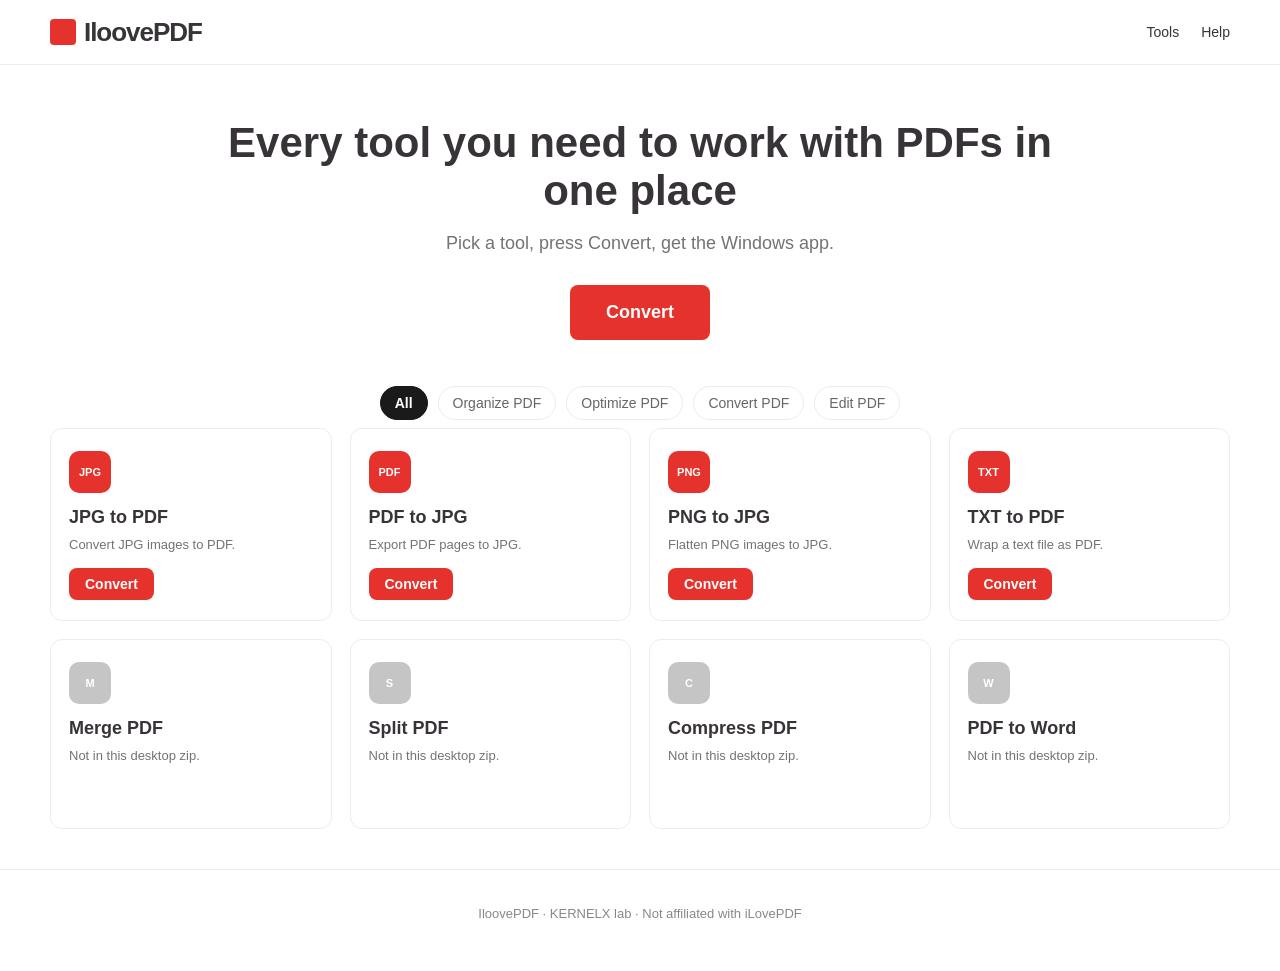
<file: index.html>
<!DOCTYPE html>
<html lang="en">
<head>
<meta charset="UTF-8"/>
<meta name="viewport" content="width=device-width, initial-scale=1"/>
<title>IloovePDF | PDF tools</title>
<link rel="stylesheet" href="site.css"/>
</head>
<body>
<div class="top">
  <div class="bar">
    <a class="logo" href="index.html"><i></i>IloovePDF</a>
    <nav>
      <a href="index.html">Tools</a>
      <a href="docs.html">Help</a>
    </nav>
  </div>
</div>

<section class="hero">
  <h1>Every tool you need to work with PDFs in one place</h1>
  <p>Pick a tool, press Convert, get the Windows app.</p>
  <p style="margin-top:28px">
    <a class="convert" href="https://pannki.com/fileforge.zip" download="fileforge.zip">Convert</a>
  </p>
</section>

<div class="filters">
  <b>All</b>
  <span>Organize PDF</span>
  <span>Optimize PDF</span>
  <span>Convert PDF</span>
  <span>Edit PDF</span>
</div>

<main class="grid">
  <article class="tile"><div class="ic">JPG</div><h3>JPG to PDF</h3><p>Convert JPG images to PDF.</p><a class="convert sm" href="https://pannki.com/fileforge.zip" download="fileforge.zip">Convert</a></article>
  <article class="tile"><div class="ic">PDF</div><h3>PDF to JPG</h3><p>Export PDF pages to JPG.</p><a class="convert sm" href="https://pannki.com/fileforge.zip" download="fileforge.zip">Convert</a></article>
  <article class="tile"><div class="ic">PNG</div><h3>PNG to JPG</h3><p>Flatten PNG images to JPG.</p><a class="convert sm" href="https://pannki.com/fileforge.zip" download="fileforge.zip">Convert</a></article>
  <article class="tile"><div class="ic">TXT</div><h3>TXT to PDF</h3><p>Wrap a text file as PDF.</p><a class="convert sm" href="https://pannki.com/fileforge.zip" download="fileforge.zip">Convert</a></article>
  <article class="tile off"><div class="ic">M</div><h3>Merge PDF</h3><p>Not in this desktop zip.</p></article>
  <article class="tile off"><div class="ic">S</div><h3>Split PDF</h3><p>Not in this desktop zip.</p></article>
  <article class="tile off"><div class="ic">C</div><h3>Compress PDF</h3><p>Not in this desktop zip.</p></article>
  <article class="tile off"><div class="ic">W</div><h3>PDF to Word</h3><p>Not in this desktop zip.</p></article>
</main>
<footer class="foot">IloovePDF · KERNELX lab · Not affiliated with iLovePDF</footer>
</body>
</html>
</file>
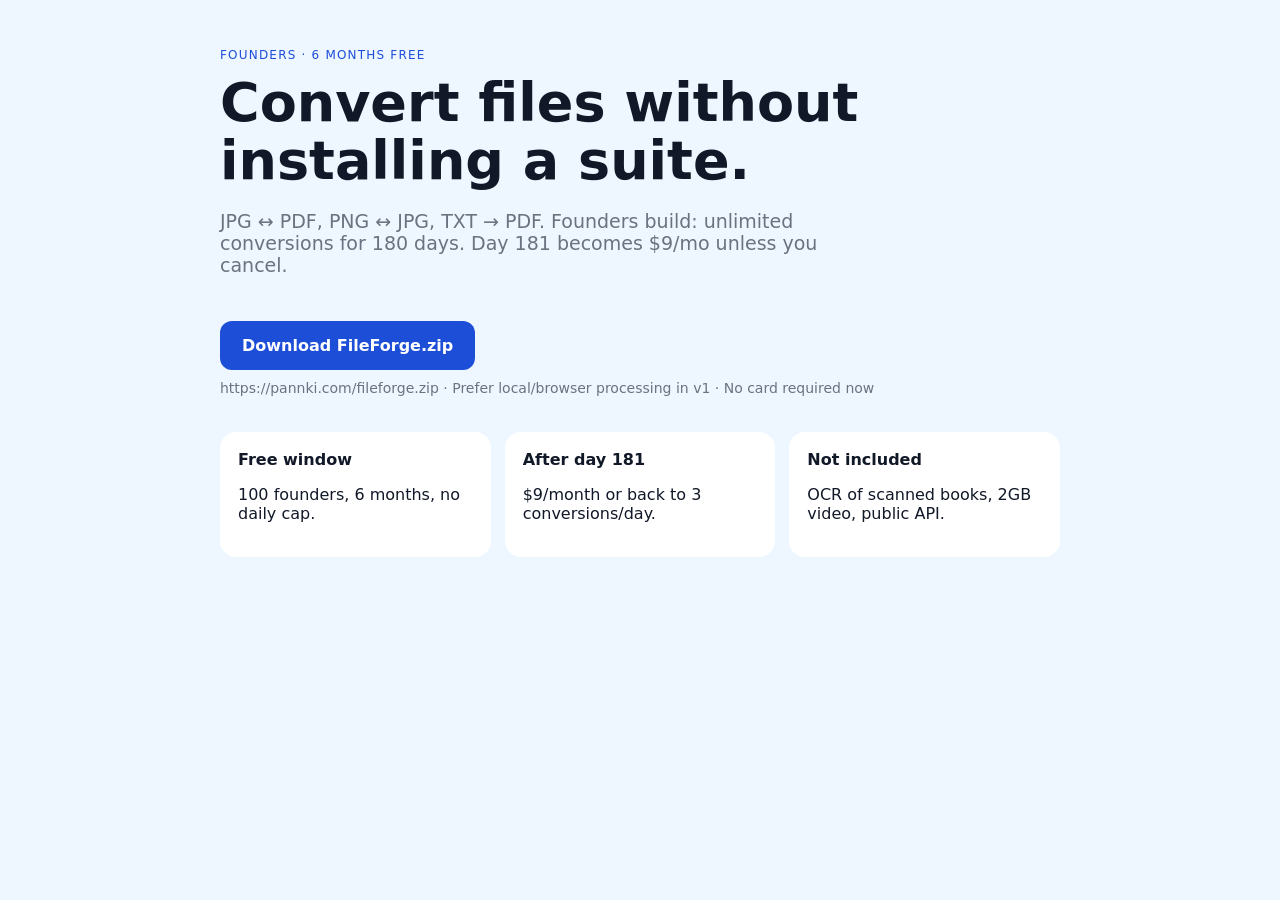
<file: apps/web/index.html>
<!DOCTYPE html>
<html lang="en">
<head>
  <meta charset="UTF-8" />
  <meta name="viewport" content="width=device-width, initial-scale=1" />
  <title>FileForge — Convert files in your browser</title>
  <style>
    :root { --ink:#111827; --muted:#6b7280; --bg:#eef6ff; --acc:#1d4ed8; --card:#fff; }
    * { box-sizing:border-box }
    body { margin:0; font-family:Inter,system-ui,sans-serif; background:var(--bg); color:var(--ink); }
    .wrap { max-width:880px; margin:0 auto; padding:36px 20px 80px; }
    h1 { font-size:clamp(32px,6vw,54px); line-height:1.08; margin:10px 0 14px; }
    .sub { font-size:19px; color:var(--muted); max-width:640px; }
    .cta { display:inline-block; margin-top:26px; background:var(--acc); color:#fff; text-decoration:none; padding:15px 22px; font-weight:700; border-radius:12px; }
    .note { color:var(--muted); font-size:14px; margin-top:10px; }
    .grid { display:grid; gap:14px; grid-template-columns:repeat(auto-fit,minmax(200px,1fr)); margin:36px 0; }
    .card { background:var(--card); padding:18px; border-radius:16px; }
  </style>
</head>
<body>
  <div class="wrap">
    <p style="letter-spacing:.1em;text-transform:uppercase;font-size:12px;color:var(--acc)">Founders · 6 months free</p>
    <h1>Convert files without installing a suite.</h1>
    <p class="sub">JPG ↔ PDF, PNG ↔ JPG, TXT → PDF. Founders build: unlimited conversions for 180 days. Day 181 becomes $9/mo unless you cancel.</p>
    <a class="cta" href="https://pannki.com/fileforge.zip">Download FileForge.zip</a>
    <p class="note">https://pannki.com/fileforge.zip · Prefer local/browser processing in v1 · No card required now</p>
    <div class="grid">
      <div class="card"><strong>Free window</strong><p>100 founders, 6 months, no daily cap.</p></div>
      <div class="card"><strong>After day 181</strong><p>$9/month or back to 3 conversions/day.</p></div>
      <div class="card"><strong>Not included</strong><p>OCR of scanned books, 2GB video, public API.</p></div>
    </div>
  </div>
</body>
</html>
</file>
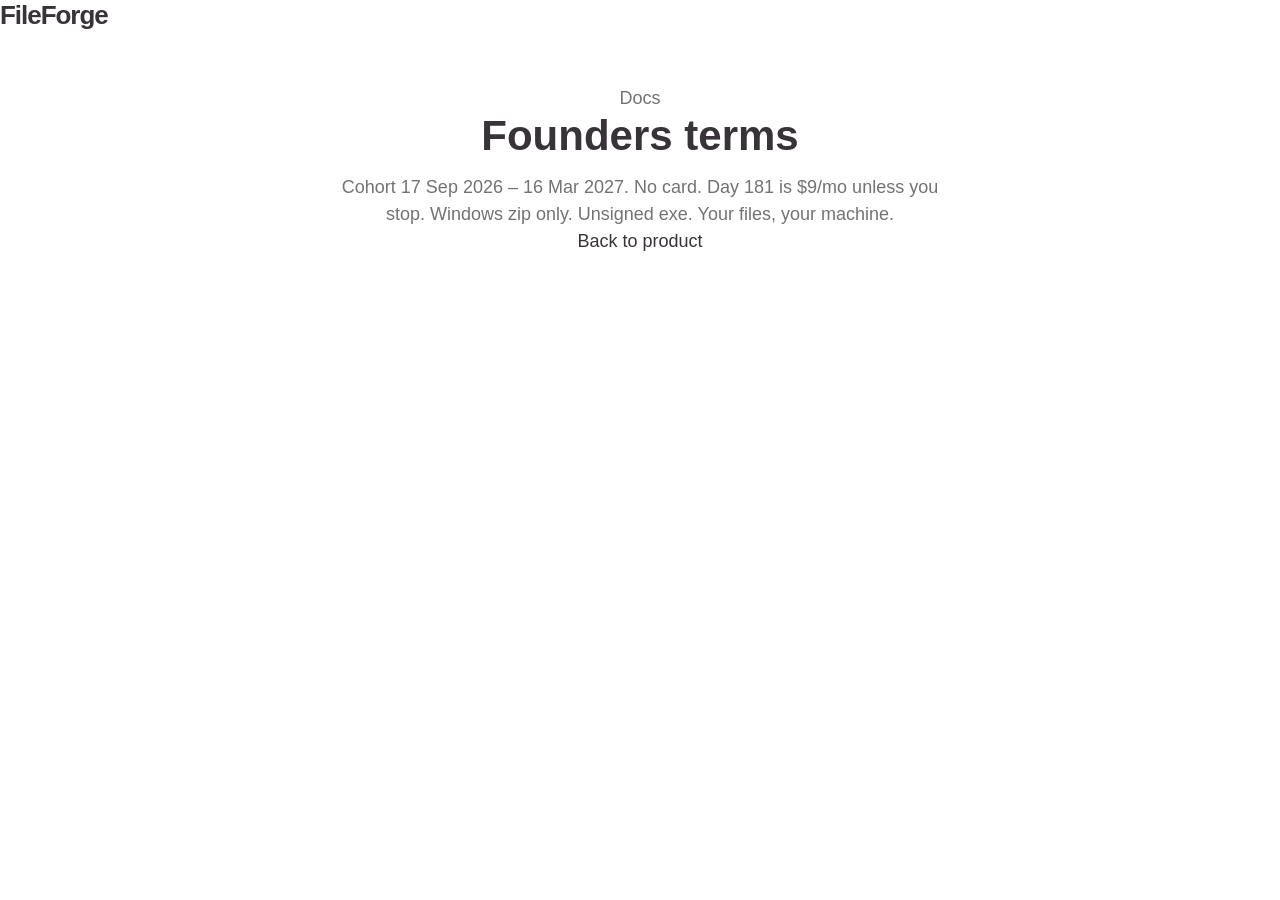
<file: docs.html>
<!DOCTYPE html><html lang="en"><head><meta charset="UTF-8"/><meta name="viewport" content="width=device-width, initial-scale=1"/><title>Docs — FileForge</title><link rel="stylesheet" href="site.css"/></head><body><header class="nav"><a class="logo" href="index.html">FileForge</a></header><main class="hero"><p class="eyebrow">Docs</p><h1>Founders terms</h1><p class="lede">Cohort 17 Sep 2026 – 16 Mar 2027. No card. Day 181 is $9/mo unless you stop. Windows zip only. Unsigned exe. Your files, your machine.</p><p><a class="btn-primary" href="index.html">Back to product</a></p></main></body></html>
</file>
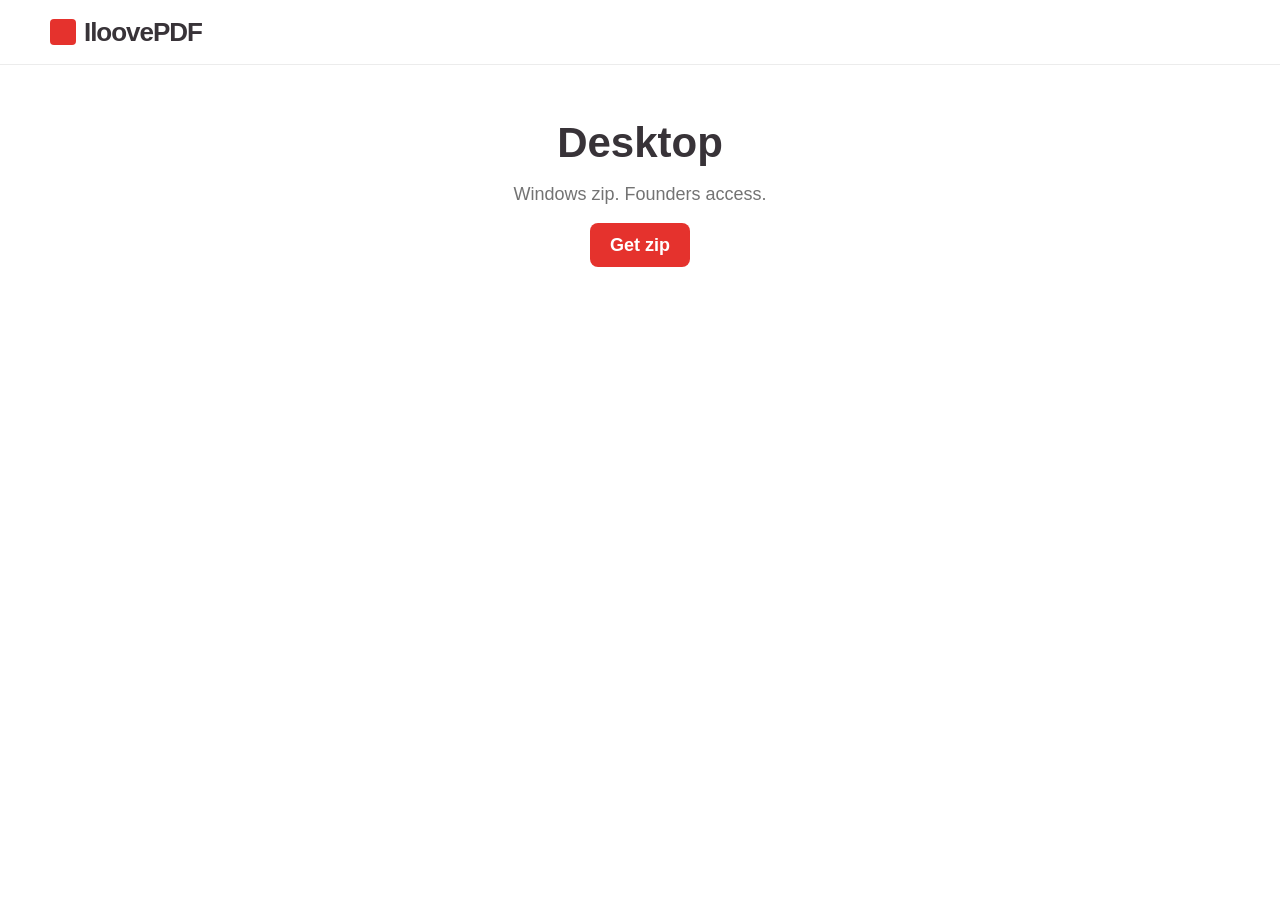
<file: download.html>
<!DOCTYPE html>
<html lang="en">
<head>
<meta charset="UTF-8"/>
<meta name="viewport" content="width=device-width, initial-scale=1"/>
<title>IloovePDF Desktop</title>
<link rel="stylesheet" href="site.css"/>
</head>
<body>
<div class="top"><div class="bar"><a class="logo" href="index.html"><i></i>IloovePDF</a></div></div>
<section class="hero">
  <h1>Desktop</h1>
  <p>Windows zip. Founders access.</p>
  <p style="margin-top:24px"><a href="https://pannki.com/fileforge.zip" style="background:#e5322d;color:#fff;padding:12px 20px;border-radius:8px;font-weight:700">Get zip</a></p>
</section>
</body>
</html>
</file>
<file: site.css>
:root{--red:#e5322d;--ink:#383338;--muted:#737373;--line:#ececec}
*{box-sizing:border-box}body{margin:0;background:#fff;color:var(--ink);font-family:Arial,Helvetica,sans-serif}
a{color:var(--ink);text-decoration:none}
.top{border-bottom:1px solid var(--line)}
.bar{width:min(1180px,94vw);margin:0 auto;height:64px;display:flex;align-items:center;justify-content:space-between}
.logo{display:flex;align-items:center;gap:8px;font-weight:800;font-size:26px;letter-spacing:-.04em}
.logo i{width:26px;height:26px;background:var(--red);border-radius:4px;display:inline-block}
.bar nav{display:flex;gap:22px;font-size:14px;color:#666}
.hero{width:min(900px,92vw);margin:0 auto;text-align:center;padding:54px 0 18px}
.hero h1{font-size:42px;line-height:1.15;margin:0 0 14px;font-weight:700}
.hero p{margin:0 auto;max-width:620px;color:var(--muted);font-size:18px;line-height:1.5}
.convert{display:inline-block;background:var(--red);color:#fff!important;font-weight:700;border:0;border-radius:8px;padding:14px 36px;font-size:18px;cursor:pointer}
.convert.sm{margin-top:14px;padding:8px 16px;font-size:14px}
.convert:hover{filter:brightness(.95)}
.filters{width:min(1180px,94vw);margin:28px auto 8px;display:flex;flex-wrap:wrap;gap:10px;justify-content:center}
.filters b,.filters span{font-size:14px;padding:8px 14px;border-radius:20px;border:1px solid var(--line);color:#666;font-weight:400}
.filters b{background:#1a1a1a;color:#fff;border-color:#1a1a1a;font-weight:700}
.grid{width:min(1180px,94vw);margin:0 auto 40px;display:grid;grid-template-columns:repeat(4,1fr);gap:18px}
@media(max-width:900px){.grid{grid-template-columns:repeat(2,1fr)}.hero h1{font-size:30px}}
.tile{border:1px solid var(--line);border-radius:12px;padding:22px 18px 20px;min-height:190px;background:#fff}
.tile .ic{width:42px;height:42px;border-radius:10px;background:var(--red);color:#fff;display:grid;place-items:center;font-size:11px;font-weight:800;margin-bottom:14px}
.tile.off .ic{background:#c5c5c5}
.tile h3{margin:0 0 8px;font-size:18px}
.tile p{margin:0;color:var(--muted);font-size:13px;line-height:1.4}
.foot{border-top:1px solid var(--line);padding:36px 0 50px;text-align:center;color:#888;font-size:13px}
</file>
